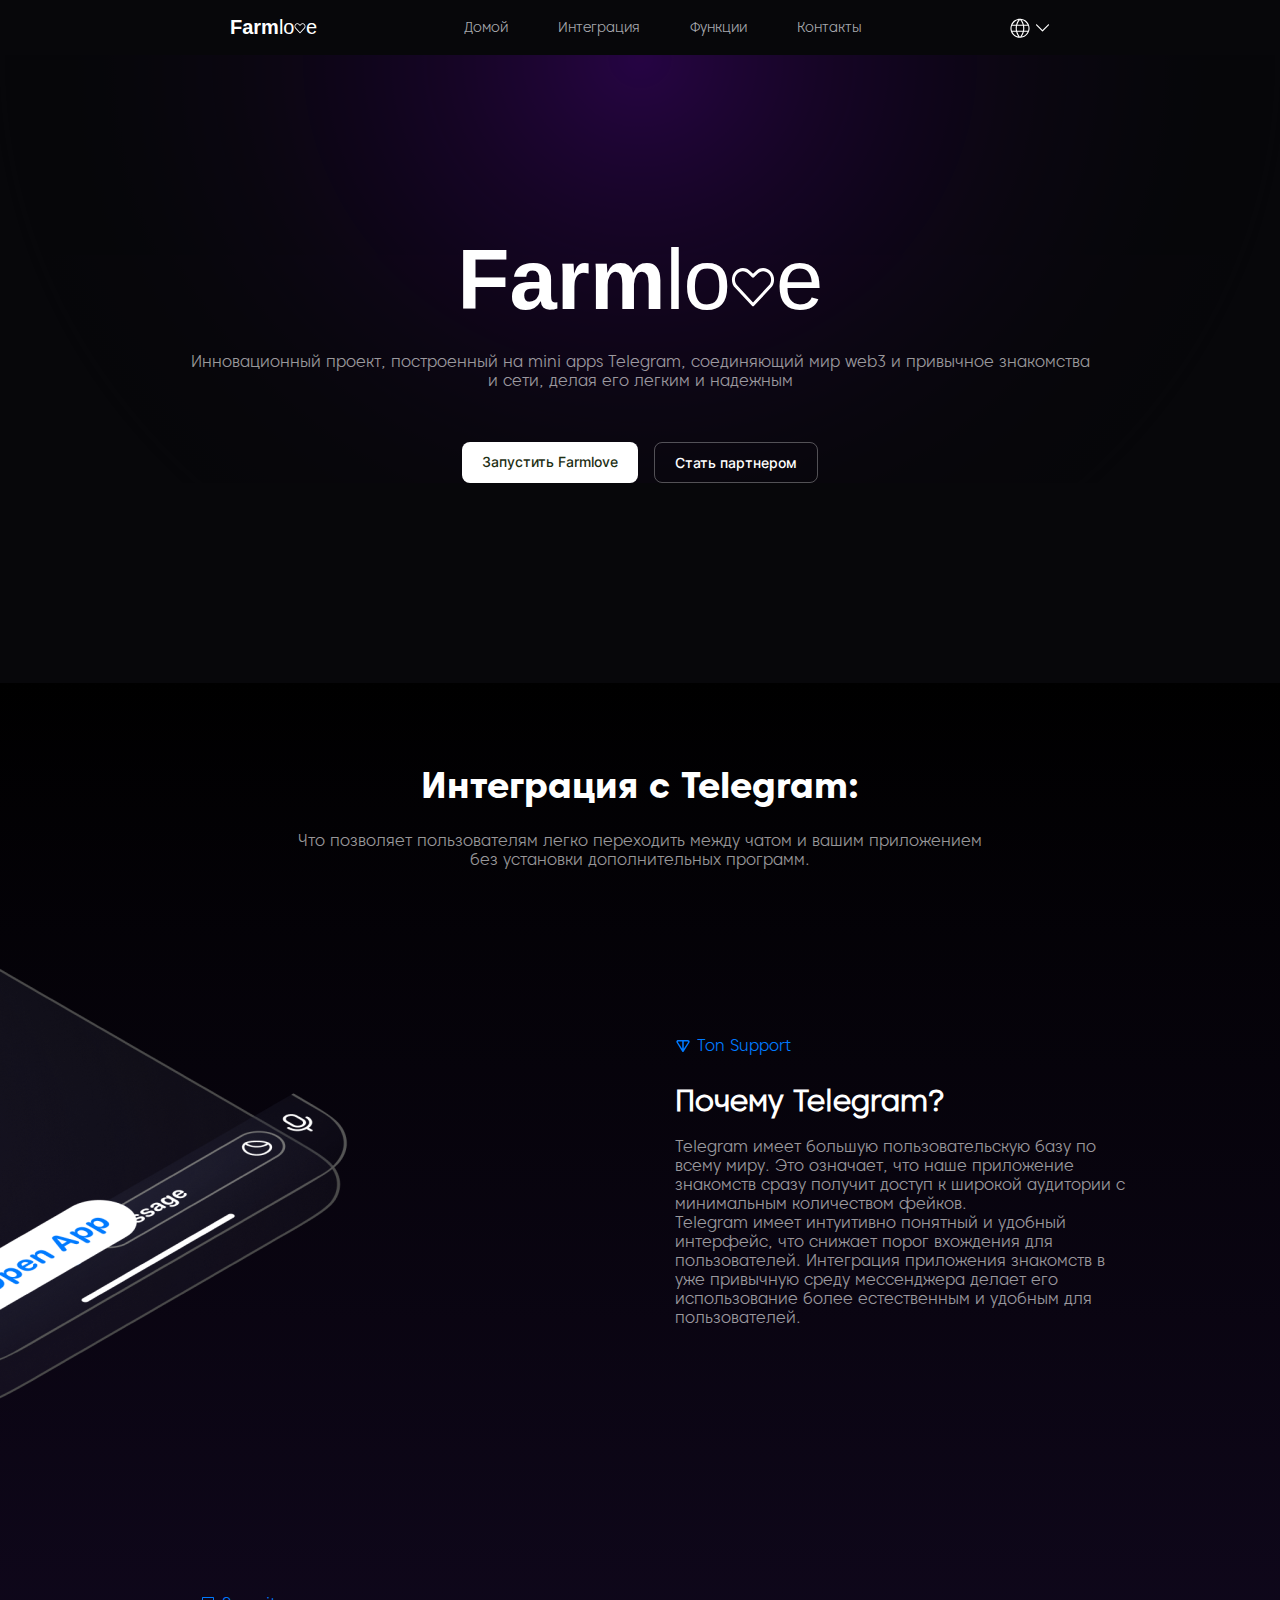
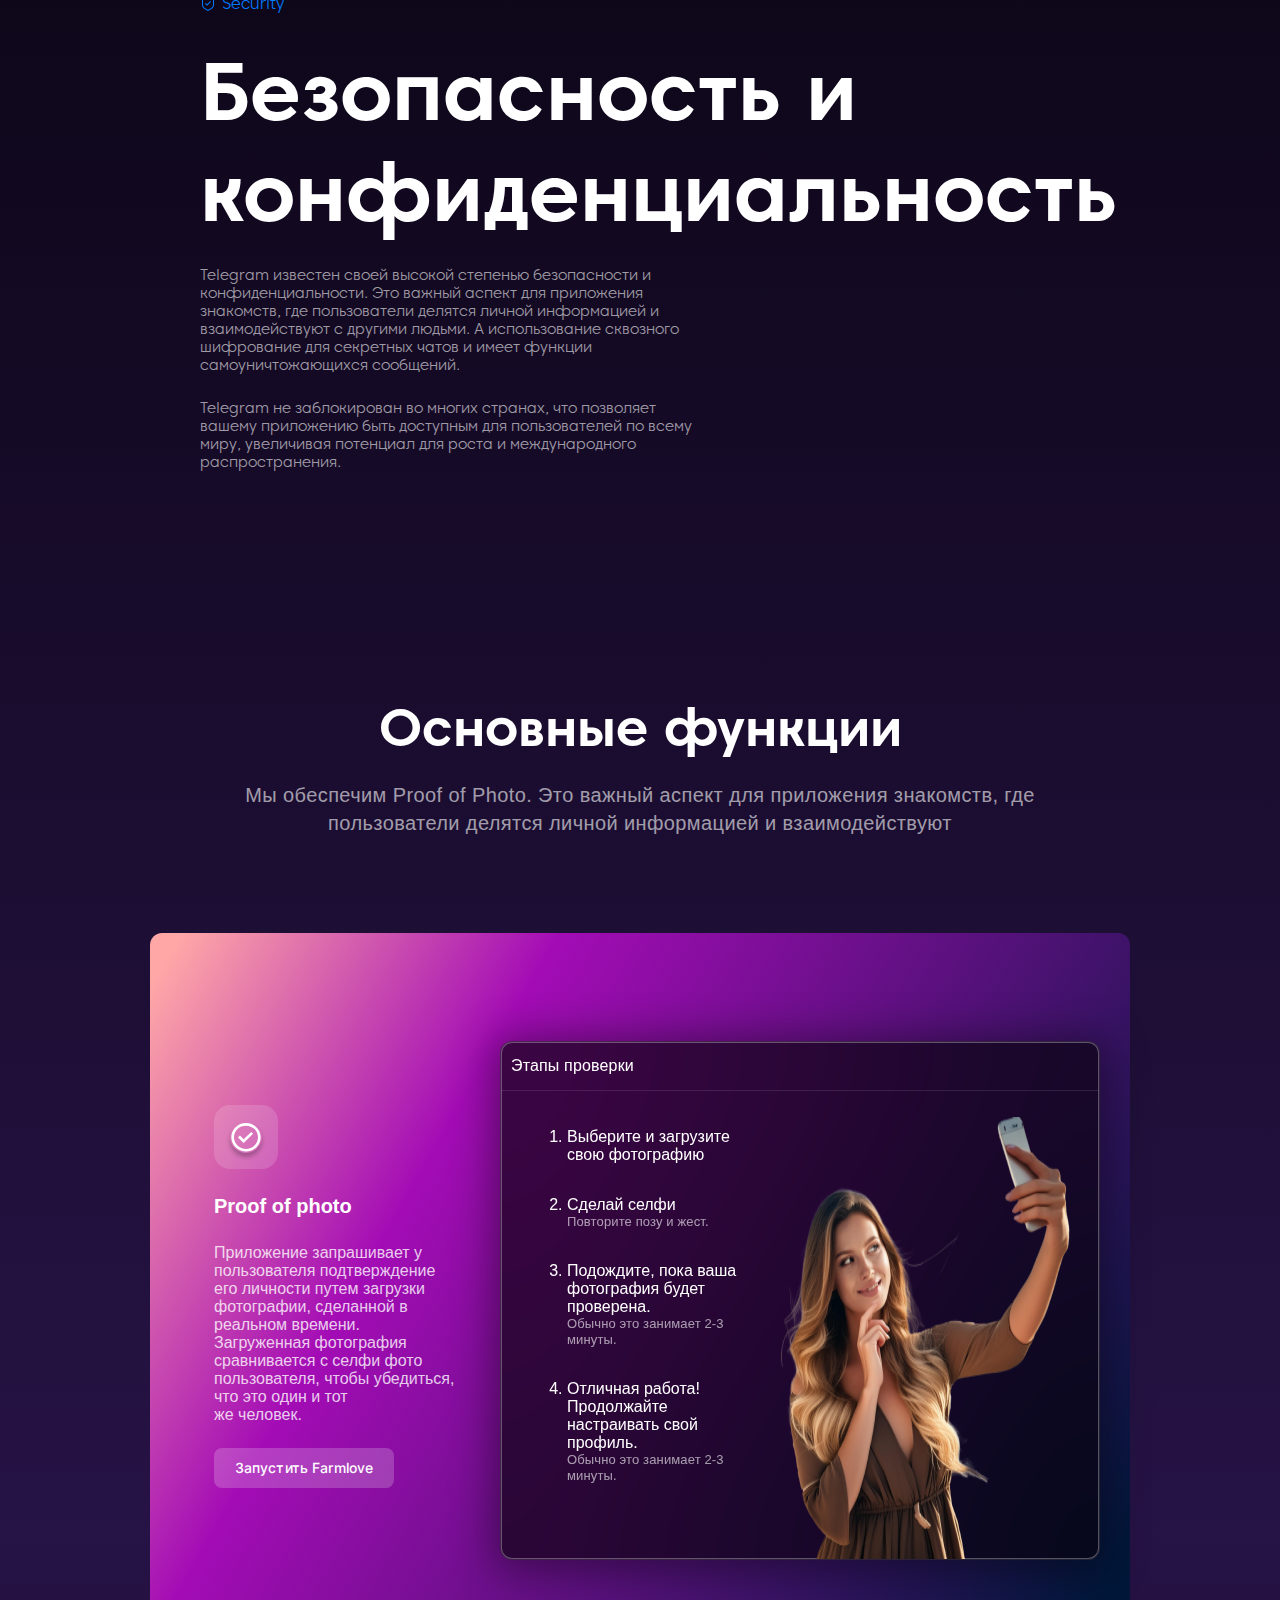
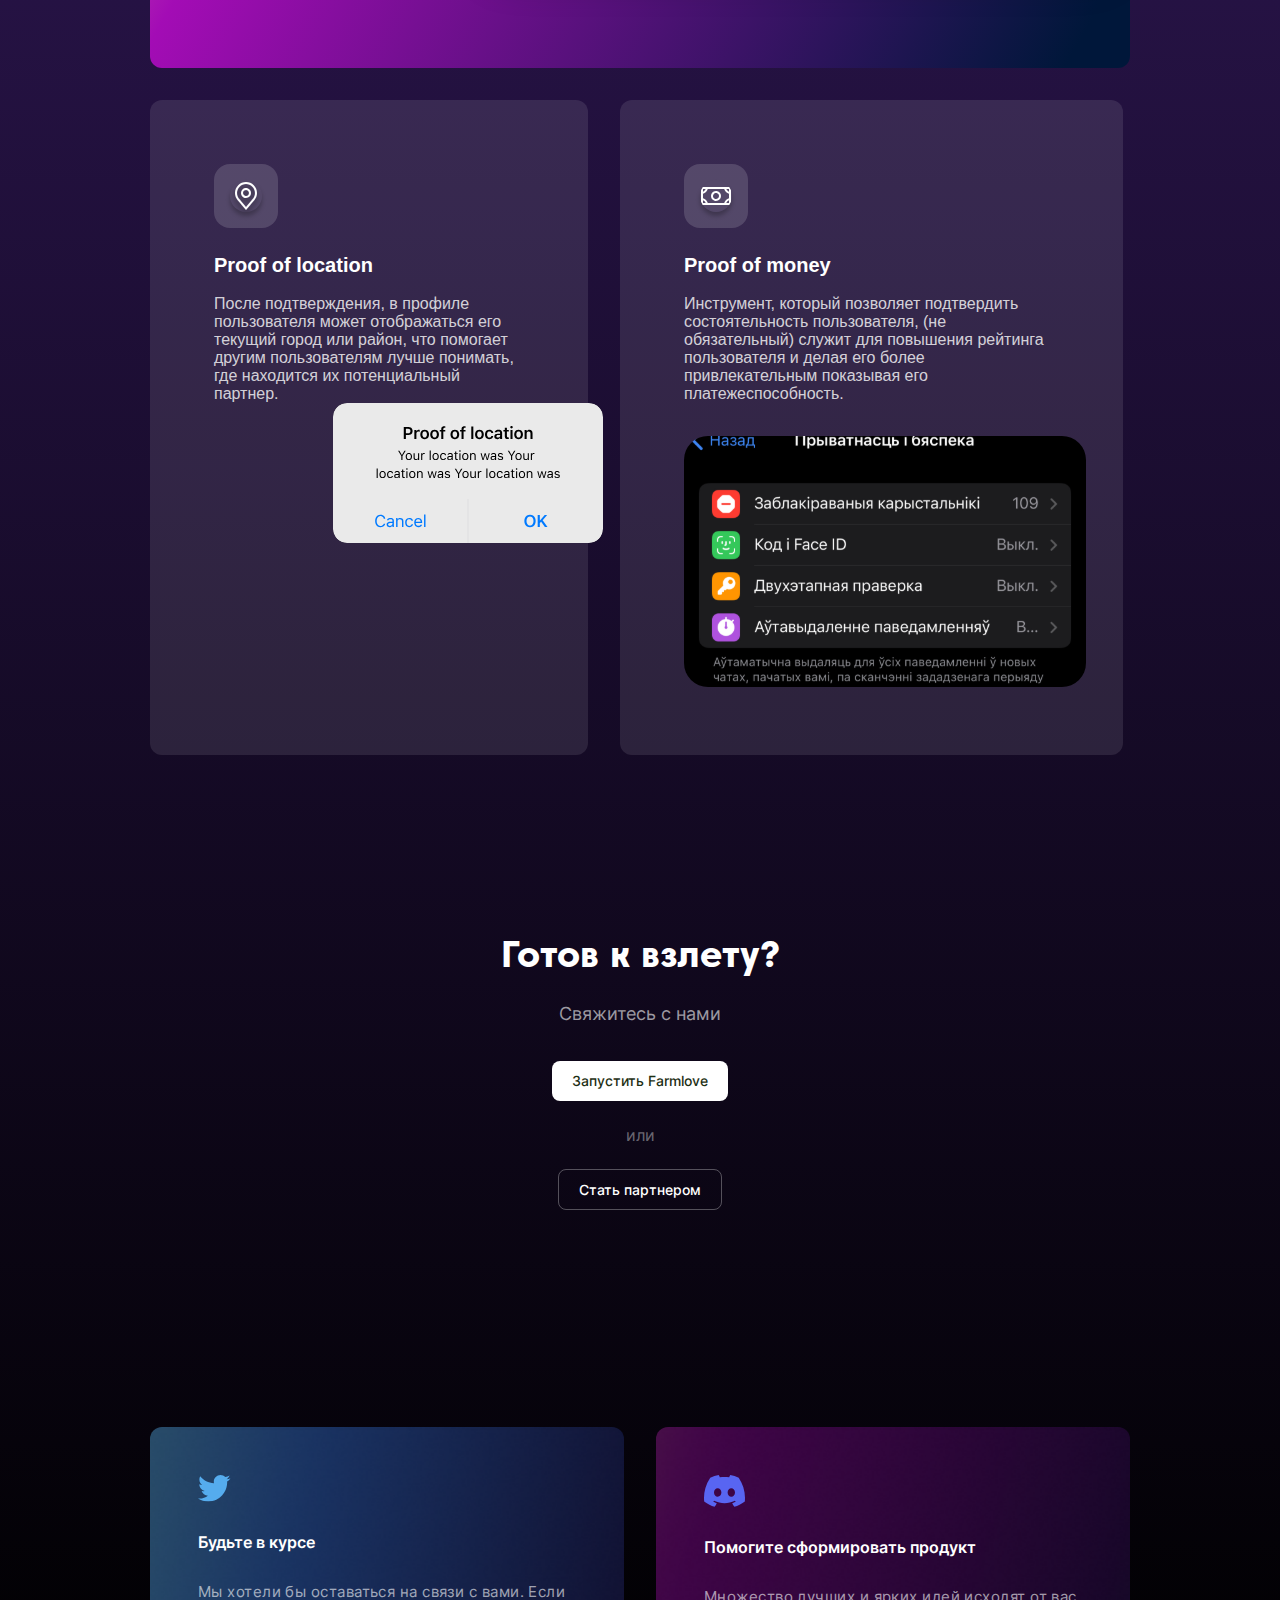
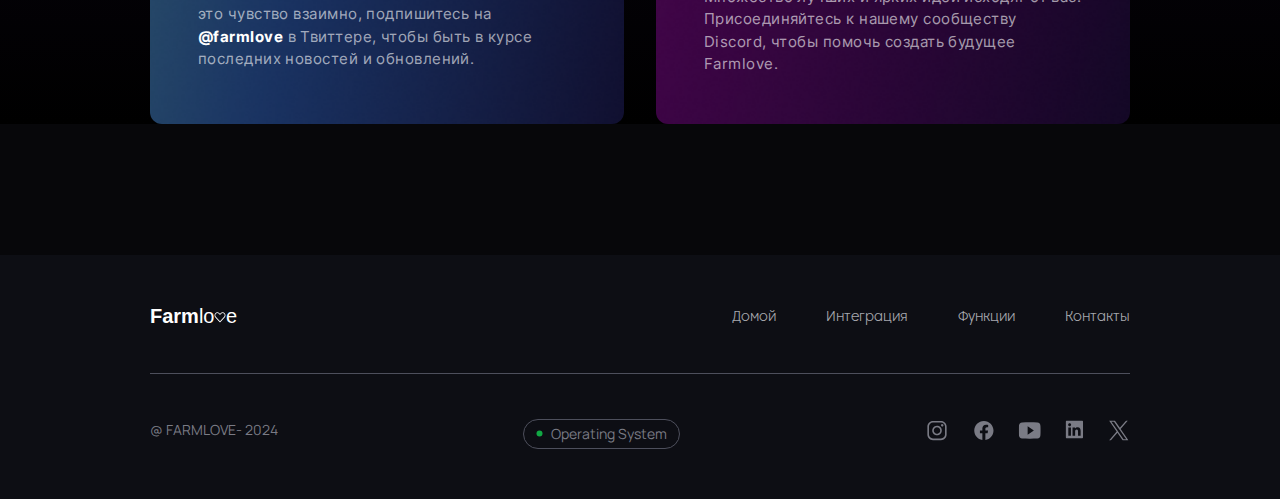
<file: index.html>
<!DOCTYPE html>
<html lang="ru">
<head>
    <meta charset="UTF-8">
    <meta name="viewport" content="width=device-width, initial-scale=1.0">
    <link rel="stylesheet" href="./css/fonts.css">
    <link rel="stylesheet" href="./css/header.css">
    <link rel="stylesheet" href="./css/header__content.css">
    <link rel="stylesheet" href="./css/integration_TG.css">
    <link rel="stylesheet" href="./css/security_privacy.css">
    <link rel="stylesheet" href="./css/main_functions.css">
    <link rel="stylesheet" href="./css/connect.css">
    <link rel="stylesheet" href="./css/useful_links.css">
    <link rel="stylesheet" href="./css/footer.css">
    <link rel="stylesheet" href="./css/main.css">

    <link rel="icon" type="image/png" sizes="96x96" href="./img/favicon/96.svg">
    <meta name="description" content="Инновационный проект, построенный на mini apps Telegram, соединяющий мир web3 и привычное знакомства и сети, делая его легким и надежным">
    <meta name="keywords" content="farmlove, бот телеграм, бот для знакоств, сайт знакомств, крипта, farm love">
    <title>Farmlove</title>
</head>
<body>
    <nav class="nav">
        <div class="container">
            <section class="logo">Farm<span>lo<img class="logo__heart" src="./img/header/nav/heart.svg"alt="heart">e</span></section>
    
            <ul class="nav__list">
                <li class="nav__item"><a href="#home">Домой</a></li>
                <li class="nav__item"><a href="#integration">Интеграция</a></li>
                <li class="nav__item"><a href="#Features">Функции</a></li>
                <li class="nav__item"><a href="#Contact">Контакты</a></li>
            </ul>
            
            <section class="language">
                <img src="./img/header/nav/language_globe.svg" alt="Change language">
                <img src="./img/header/nav/language_CaretDown.svg" class="language__change" alt="Change language">
                <ul class="language__list none">
                    <li class="language__item"><a href="./index.html"><img src="./img/header/nav/lang/lang__ru.png" alt="ru"><span>Русский</span></a></li>
                    <li class="language__item"><a href="./engVersion.html"><img src="./img/header/nav/lang/lang__en.png" alt="en"><span>Английский</span></a></li>
                </ul>
            </section>

            <section class="nav__mobile">
                <button class="nav__mobile__btn">
                    <img class="nav__mobile__open" src="./img/header/nav/menu.svg" alt="Открыть меню">
                </button>
                <article class="menu menu--close">
                    <button class="nav__mobile__btn nav__mobile__close"></button>
                    <ul class="nav__mobile__list nav__mobile__list--close">
                        <li class="nav__mobile__item"><a href="#home">Домой</a></li>
                        <li class="nav__mobile__item"><a href="#integration">Интеграция</a></li>
                        <li class="nav__mobile__item"><a href="#Features">Функции</a></li>
                        <li class="nav__mobile__item"><a href="#Contact">Контакты</a></li>
                        <li class="nav__mobile__item_language">
                            <button class="nav__mobile__item_language__btn">Язык</button>
                            <ul class="nav__mobile__language">
                                <li class="language__item"><a href="./index.html"><img src="./img/header/nav/lang/lang__ru.png" alt="ru"><span>Русский</span></a></li>
                                <li class="language__item"><a href="./engVersion.html"><img src="./img/header/nav/lang/lang__en.png" alt="en"><span>Английский</span></a></li>
                            </ul>
                        </li>
                    </ul>
                </article>
                <article class="overlay_mobile"></article>
            </section>
        </div>
    </nav>
    <header class="header" id="home">
        <div class="container">
            <section class="header__content">
                <h1 class="title-1">Farm<span>lo<img class="logo__heart" src="./img/header/nav/heart.svg"alt="heart">e</span></h1>
                <p class="header__content_text">Инновационный проект, построенный на mini apps Telegram, соединяющий мир web3 и привычное знакомства и сети, делая его легким и надежным</p>
                <div class="header__content_btns">
                    <a href="https://web.telegram.org/k/#@farmlove_bot" class="btn">Запустить Farmlove</a>
                    <a href="#" class="btn btn__transparent">Стать партнером</a>
                </div>
            </section>
        </div>
    </header>
    <main class="main">
        <div class="container">
            <section class="integration_TG" id="integration">
                <h4 class="title-4">Интеграция с Telegram:</h4>
                <p class="integration_TG__text">Что позволяет пользователям легко переходить между чатом и вашим приложением без установки дополнительных программ.</p>
                <div class="integration_TG__row">
                    <section class="integration_TG__block_phone">
                        <img src="./img/main/integration_TG/phone.png" alt="phone">
                    </section>
                    <section class="integration_TG__block_info">
                        <section class="tg">
                            <img class="token_ton" src="./img/main/integration_TG/token_ton.svg" alt="token ton">
                            <span>Ton Support</span>
                        </section>
                        <p class="integration_TG__block_info__title">Почему Telegram?</p>
                        <p class="integration_TG__block_info__text">Telegram имеет большую пользовательскую базу по всему миру. Это означает, что наше приложение знакомств сразу получит доступ к широкой аудитории с минимальным количеством фейков.</p>
                        <p class="integration_TG__block_info__text">Telegram имеет интуитивно понятный и удобный интерфейс, что снижает порог вхождения для пользователей. Интеграция приложения знакомств в уже привычную среду мессенджера делает его использование более естественным и удобным для пользователей.</p>
                    </section>
                </div>
            </section>

            <section class="security_privacy">
                <section class="tg">
                    <img class="token_ton" src="./img/main/integration_TG/carbon_security.svg" alt="carbon security">
                    <span>Security</span>
                </section>
                <h2 class="title-2">Безопасность и конфиденциальность</h2>
                <p class="security_privacy__text">Telegram известен своей высокой степенью безопасности и конфиденциальности. Это важный аспект для приложения знакомств, где пользователи делятся личной информацией и взаимодействуют с другими людьми. А использование сквозного шифрование для секретных чатов и имеет функции самоуничтожающихся сообщений.</p>
                <p class="security_privacy__text">Telegram не заблокирован во многих странах, что позволяет вашему приложению быть доступным для пользователей по всему миру, увеличивая потенциал для роста и международного распространения.</p>
            </section>

            <section class="main_functions" id="Features">
                <h3 class="title-3">Основные функции</h3>
                <p class="main_functions__text">Мы обеспечим Proof of Photo. Это важный аспект для приложения знакомств, где пользователи делятся личной информацией и взаимодействуют</p>

                <div class="main_functions__proof">
                    <section class="main_functions__proof_photo">
                        <section class="main_functions__proof_photo_info">
                            <div class="main_functions__proof_svg">
                                <img src="./img/main/main__funtions/proof_of_photo.svg" alt="proof of photo">
                            </div>
                            <p class="main_functions__proof__title">Proof of photo</p>
                            <p class="main_functions__proof__text">Приложение запрашивает у пользователя подтверждение его личности путем загрузки фотографии, сделанной в реальном времени. Загруженная фотография сравнивается с селфи фото пользователя, чтобы убедиться, что это один и тот <br>же человек.</p>
                            <a href="https://web.telegram.org/k/#@farmlove_bot" class="btn main_functions__proof_photo_info__btn">Запустить Farmlove</a>
                        </section>
                        <section class="main_functions__steps_verification">
                            <p class="main_functions__steps_verification__title">Этапы проверки</p>
                            <div class="main_functions__steps_verification__row">
    
                                <ol class="main_functions__steps_verification__list">
                                    <li class="main_functions__steps_verification__items">
                                        <span>Выберите и загрузите свою фотографию</span>
                                    </li>
                                    <li class="main_functions__steps_verification__items">
                                        <span>Сделай селфи</span>
                                        <p>Повторите позу и жест.</p>
                                    </li>
                                    <li class="main_functions__steps_verification__items">
                                        <span>Подождите, пока ваша фотография будет проверена.</span>
                                        <p>Обычно это занимает 2-3 минуты.</p>
                                    </li>
                                    <li class="main_functions__steps_verification__items">
                                        <span>Отличная работа!<br>Продолжайте настраивать свой профиль.</span>
                                        <p>Обычно это занимает 2-3 минуты.</p>
                                    </li>
                                </ol>
                                <img class="" src="./img/main/main__funtions/steps_of_verification.png" alt="women">
    
                            </div>
                        </section>
                    </section>

                    <section class="main_functions__proof_location">
                        <div class="main_functions__proof_svg">
                            <img src="./img/main/main__funtions/proof_locationsvg.svg" alt="proof location">
                        </div>
                        <p class="main_functions__proof__title">Proof of location</p>
                        <p class="main_functions__proof__text">После подтверждения, в профиле пользователя может отображаться его текущий город или район, что помогает другим пользователям лучше понимать, где находится их потенциальный партнер.</p>
                        <img class="main_functions__proof_location__photo" src="./img/main/main__funtions/proof_location_photo.svg" alt="">
                    </section>

                    <section class="main_functions__proof_money">
                        <div class="main_functions__proof_svg">
                            <img src="./img/main/main__funtions/proof_money.svg" alt="proof money">
                        </div>
                        <p class="main_functions__proof__title">Proof of money</p>
                        <p class="main_functions__proof__text">Инструмент, который позволяет подтвердить состоятельность пользователя, (не обязательный) служит для повышения рейтинга пользователя и делая его более привлекательным показывая его платежеспособность.</p>
                        <div class="main_functions__proof_money__photo">
                            <img src="./img/main/main__funtions/proof_money_photo.svg" alt="">
                        </div>
                    </section>
                </div>
            </section>

            <section class="connect">
                <h4 class="title-4 connect__title">Готов к взлету?</h4>
                <p class="conntect__text">Свяжитесь с нами</p>
                <a href="https://web.telegram.org/k/#@farmlove_bot" class="btn">Запустить Farmlove</a>
                <p class="connect__or">или</p>
                <a href="#" class="btn btn__transparent">Стать партнером</a>
            </section>

            <section class="useful_links" id="Contact">
                <a href="#" class="useful_links__twitter useful_links__block">
                    <img class="useful_links__img" src="./img/main/useful_links/Twitter.svg" alt="Перейти в Twitter">
                    <p class="useful_links__title">Будьте в курсе</p>
                    <p class="useful_links__text">Мы хотели бы оставаться на связи с вами. Если это чувство взаимно, подпишитесь на <span>@farmlove</span> в Твиттере, чтобы быть в курсе последних новостей и обновлений.</p>
                </a>
                <a href="#" class="useful_links__discord useful_links__block">
                    <img class="useful_links__img" src="./img/main/useful_links/Discord.svg" alt="Перейти в Discord">
                    <p class="useful_links__title">Помогите сформировать продукт</p>
                    <p class="useful_links__text">Множество лучших и ярких идей исходят от вас. Присоединяйтесь к нашему сообществу Discord, чтобы помочь создать будущее Farmlove.</p>
                </a>
            </section>
        </div>
    </main>
    <footer class="footer">
        <div class="container">
            <section class="footer__top">
                <section class="logo">Farm<span>lo<img class="logo__heart" src="./img/header/nav/heart.svg"alt="heart">e</span></section>
                <ul class="nav__list">
                    <li class="nav__item"><a href="#home">Домой</a></li>
                    <li class="nav__item"><a href="#integration">Интеграция</a></li>
                    <li class="nav__item"><a href="#Features">Функции</a></li>
                    <li class="nav__item"><a href="#Contact">Контакты</a></li>
                </ul>
            </section>
            <section class="footer__bottom">
                <p class="footer__copyright">@ FARMLOVE- 2024</p>   
                <div class="footer__operating_system">
                    <img src="./img/footer/yes.svg" alt="Приложение работает">
                    <span>Operating System</span>
                </div>
                <ul class="footer__soc">
                    <li class="footer__soc_item"><a href="#"><img src="./img/footer/instagram.svg" alt="Перейти в Instagram"></a></li>
                    <li class="footer__soc_item"><a href="#"><img src="./img/footer/facebook.svg" alt="Перейти в Facebook"></a></li>
                    <li class="footer__soc_item"><a href="#"><img src="./img/footer/youtube.svg" alt="Перейти в YouTube"></a></li>
                    <li class="footer__soc_item"><a href="#"><img src="./img/footer/linkedin.svg" alt="Перейти в LinkedIn"></a></li>
                    <li class="footer__soc_item"><a href="#"><img src="./img/footer/twitter.svg" alt="Перейти в Twitter"></a></li>
                </ul>
            </section>
        </div>
    </footer>

    <script src="./js/main.js"></script>
</body>
</html>
</file>
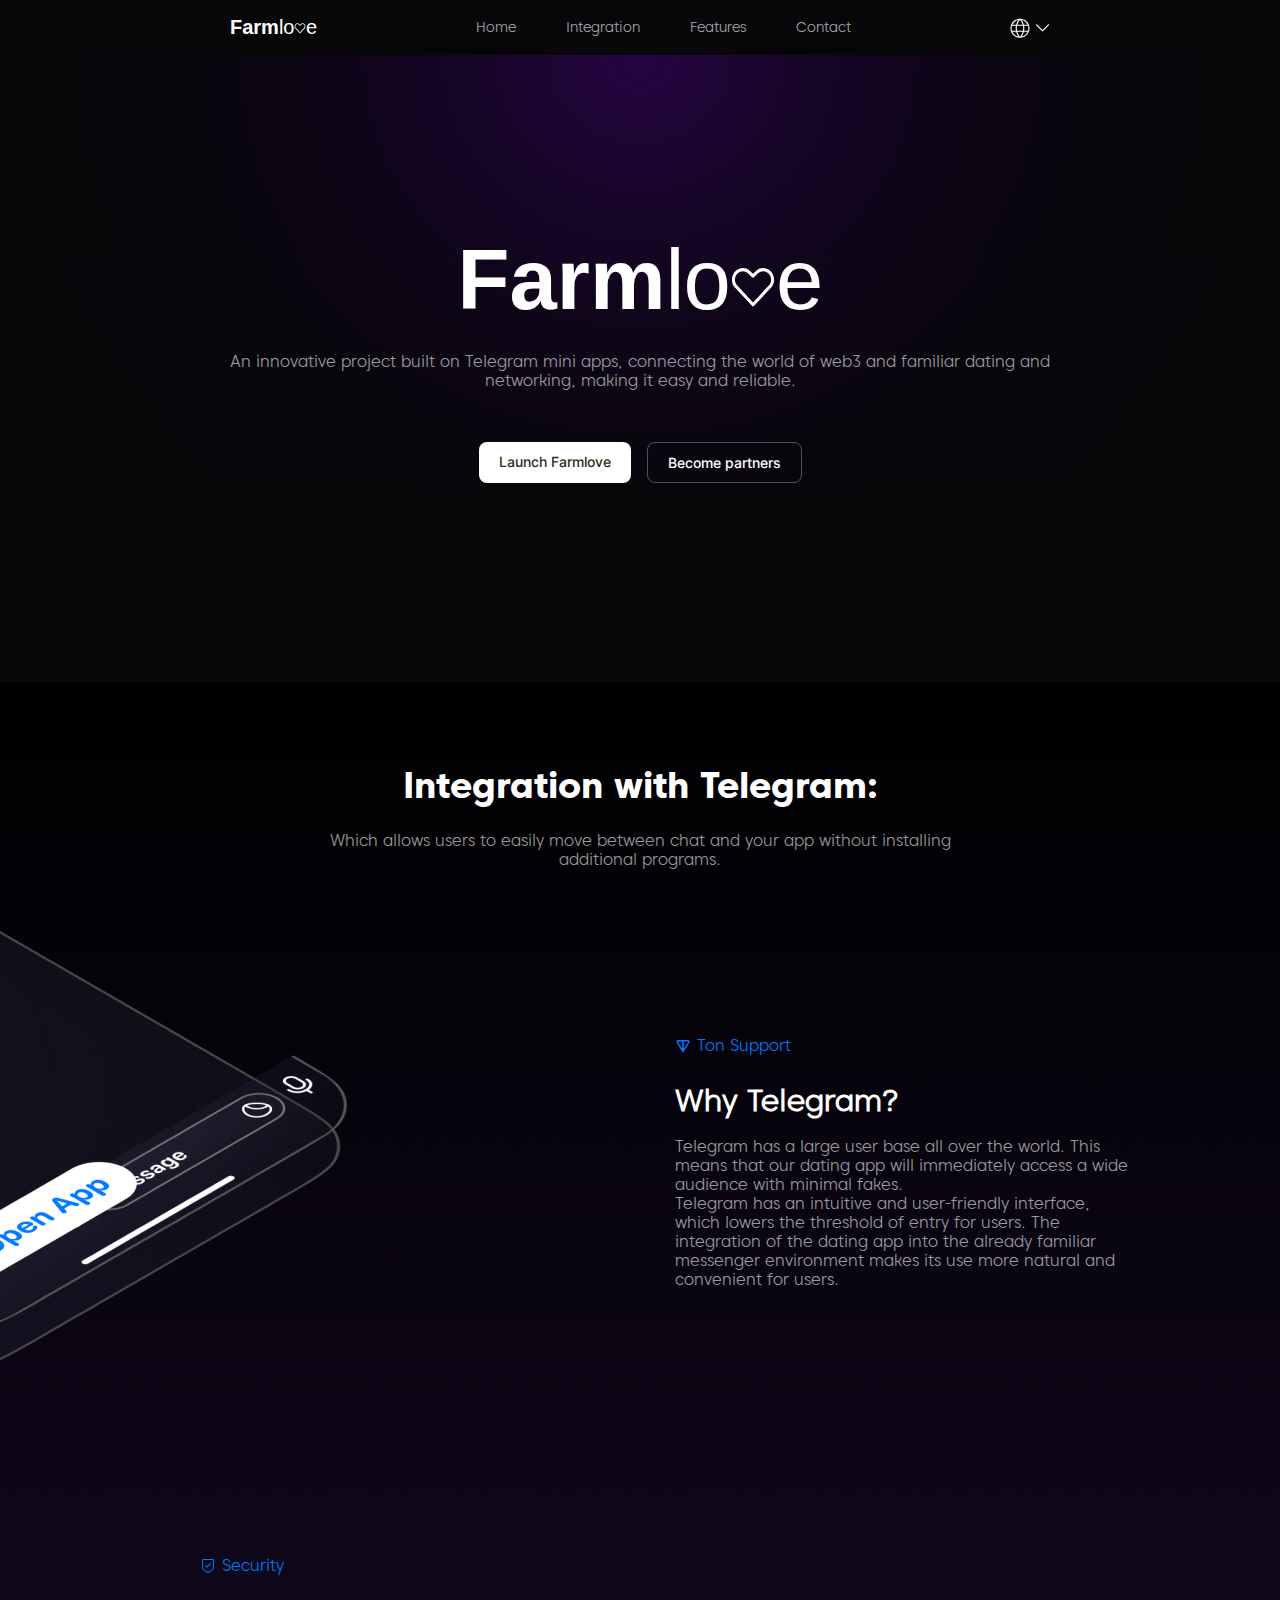
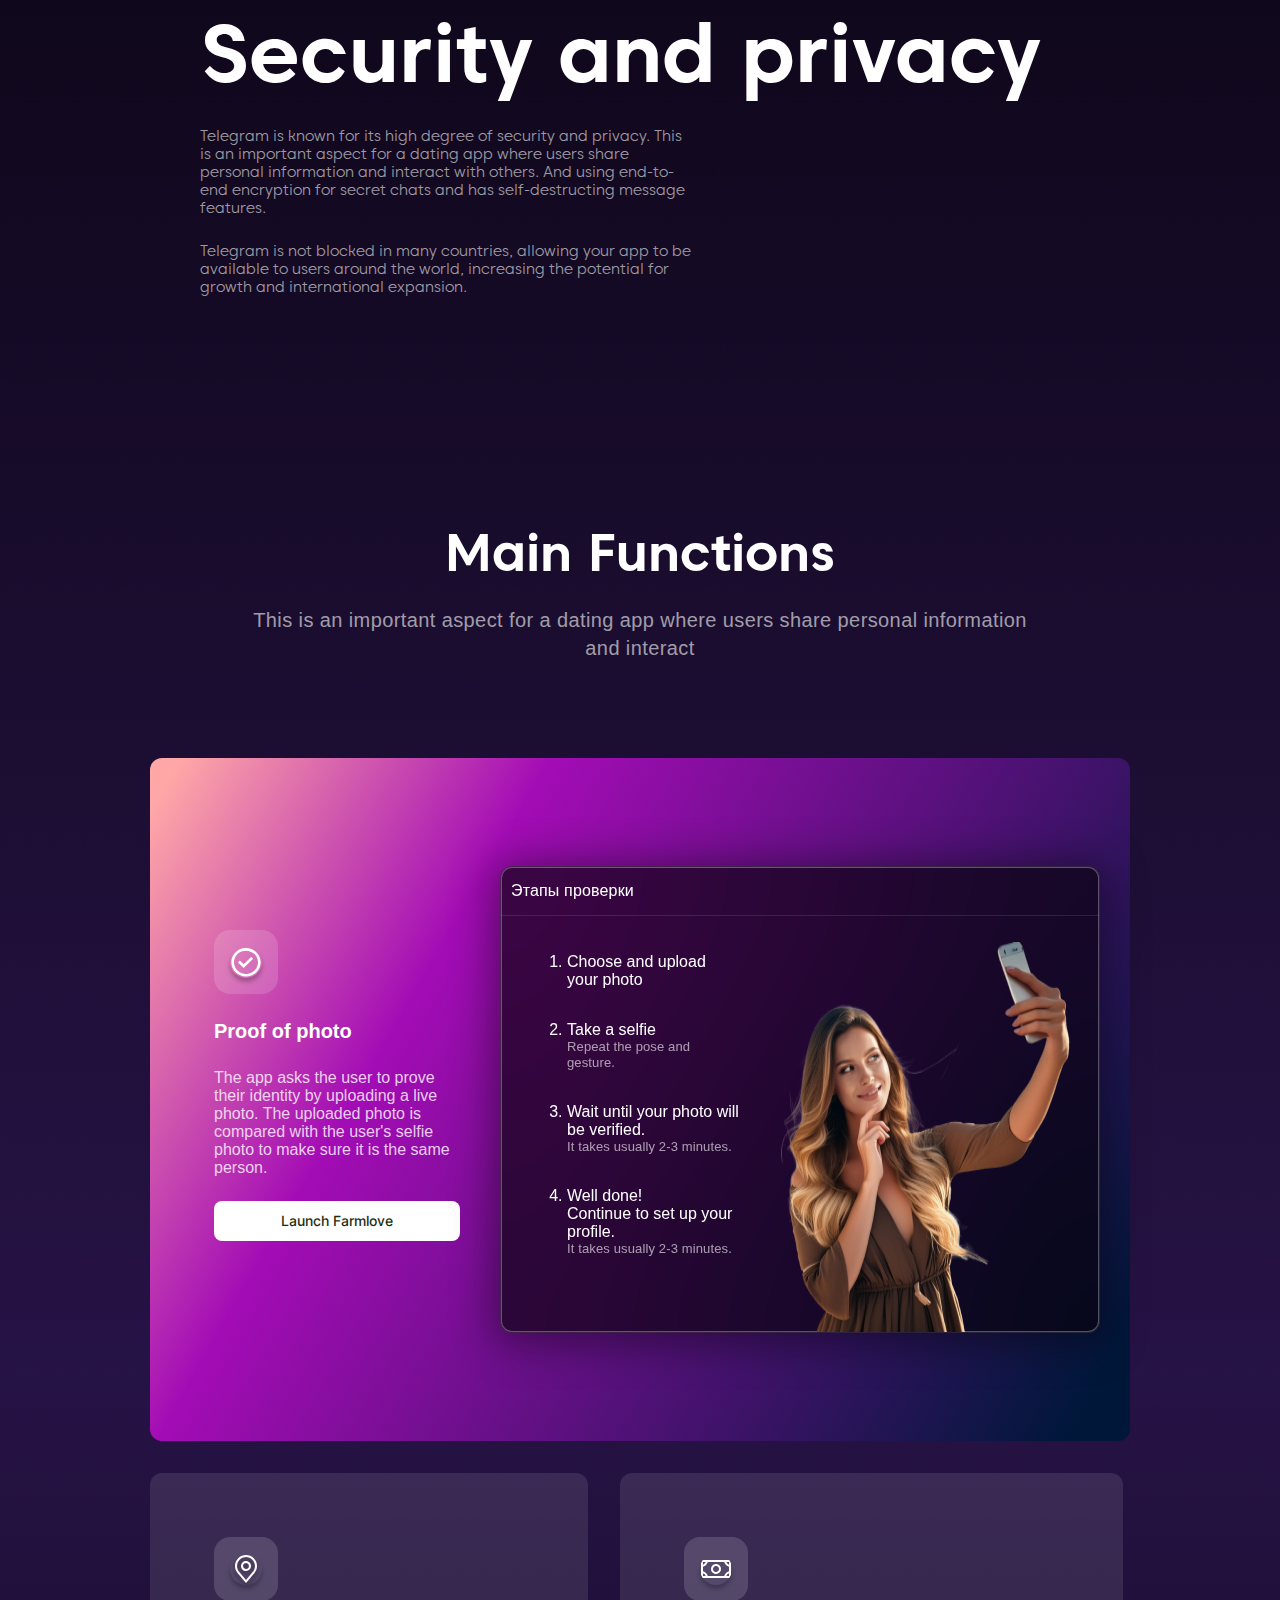
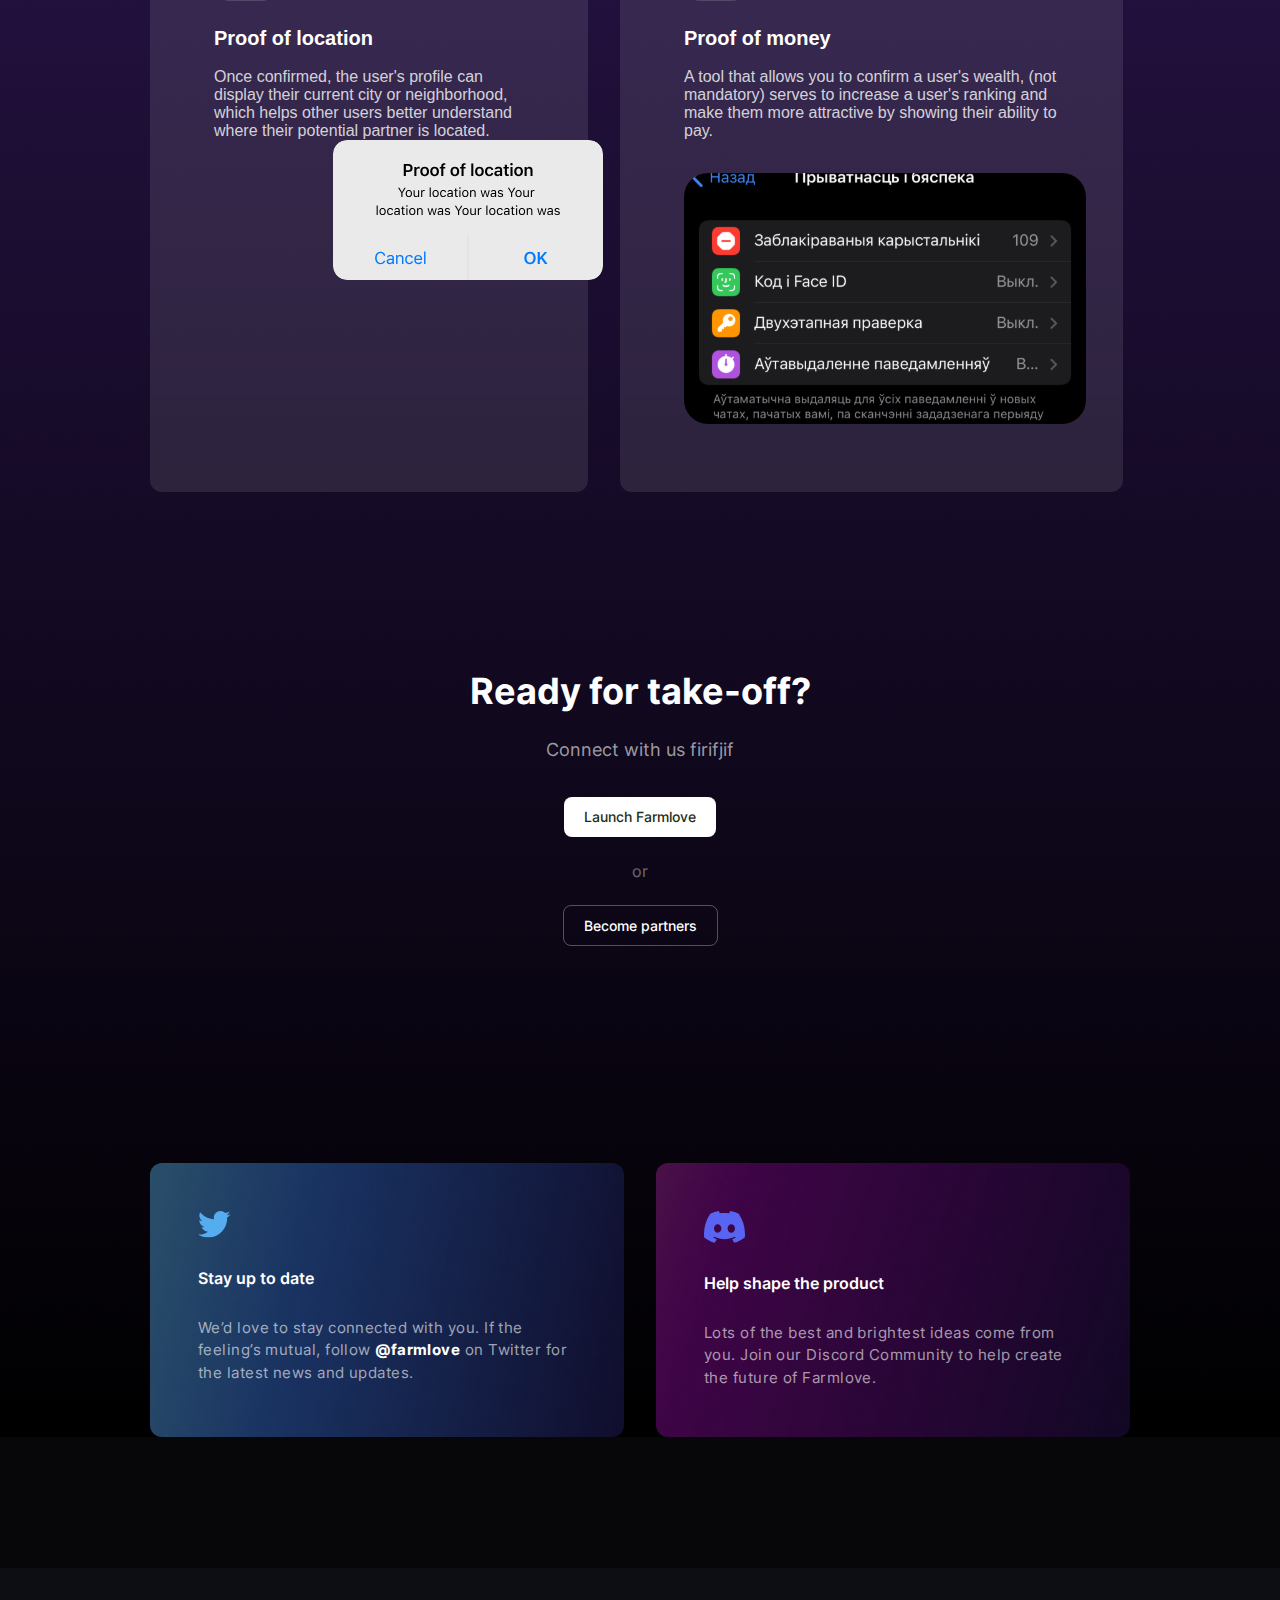
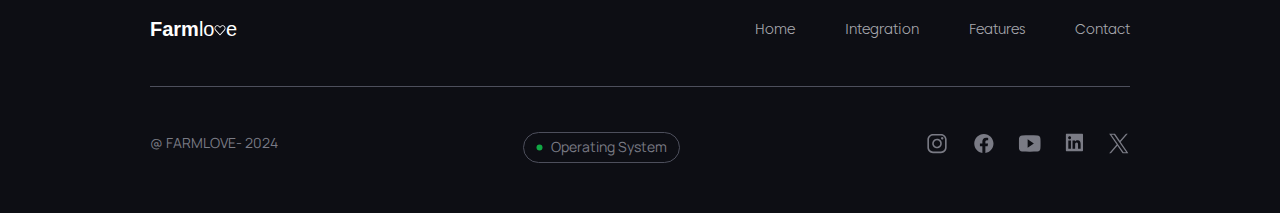
<file: engVersion.html>
<!DOCTYPE html>
<html lang="en">
<head>
    <meta charset="UTF-8">
    <meta name="viewport" content="width=device-width, initial-scale=1.0">
    <link rel="stylesheet" href="./css/main.css">
    <link rel="stylesheet" href="./css/fonts.css">
    <link rel="stylesheet" href="./css/header.css">
    <link rel="stylesheet" href="./css/header__content.css">
    <link rel="stylesheet" href="./css/integration_TG.css">
    <link rel="stylesheet" href="./css/security_privacy.css">
    <link rel="stylesheet" href="./css/main_functions.css">
    <link rel="stylesheet" href="./css/connect.css">
    <link rel="stylesheet" href="./css/useful_links.css">
    <link rel="stylesheet" href="./css/footer.css">

    <link rel="icon" type="image/png" sizes="96x96" href="./img/favicon/96.svg">
    <meta name="description" content="An innovative project built on Telegram mini apps, connecting the world of web3 and familiar dating and networking, making it easy and reliable.">
    <meta name="keywords" content="farmlove, bot tg, bot for  dating, website dating,cryptocurrency, crypt, farm love">
    <title>Farmlove</title>
</head>
<body>
    <nav class="nav">
        <div class="container">
            <section class="logo">Farm<span>lo<img class="logo__heart" src="./img/header/nav/heart.svg"alt="heart">e</span></section>
    
            <ul class="nav__list">
                <li class="nav__item"><a href="#home">Home</a></li>
                <li class="nav__item"><a href="#integration">Integration</a></li>
                <li class="nav__item"><a href="#Features">Features</a></li>
                <li class="nav__item"><a href="#Contact">Contact</a></li>
            </ul>
            
            <section class="language">
                <img src="./img/header/nav/language_globe.svg" alt="Change language">
                <img src="./img/header/nav/language_CaretDown.svg" class="language__change" alt="Change language">
                <ul class="language__list none">
                    <li class="language__item"><a href="./index.html"><img src="./img/header/nav/lang/lang__ru.png" alt="ru"><span>Russian</span></a></li>
                    <li class="language__item"><a href="./engVersion.html"><img src="./img/header/nav/lang/lang__en.png" alt="en"><span>English</span></a></li>
                </ul>
            </section>

            <section class="nav__mobile">
                <button class="nav__mobile__btn">
                    <img class="nav__mobile__open" src="./img/header/nav/menu.svg" alt="Открыть меню">
                </button>
                <article class="menu menu--close">
                    <button class="nav__mobile__btn nav__mobile__close"></button>
                    <ul class="nav__mobile__list nav__mobile__list--close">
                        <li class="nav__mobile__item"><a href="#home">Home</a></li>
                        <li class="nav__mobile__item"><a href="#integration">Integration</a></li>
                        <li class="nav__mobile__item"><a href="#Features">Features</a></li>
                        <li class="nav__mobile__item"><a href="#Contact">Contact</a></li>
                        <li class="nav__mobile__item_language">
                            <button class="nav__mobile__item_language__btn">Language</button>
                            <ul class="nav__mobile__language">
                                <li class="language__item"><a href="./index.html"><img src="./img/header/nav/lang/lang__ru.png" alt="ru"><span>Russian</span></a></li>
                                <li class="language__item"><a href="./engVersion.html"><img src="./img/header/nav/lang/lang__en.png" alt="en"><span>English</span></a></li>
                            </ul>
                        </li>
                    </ul>
                </article>
                <article class="overlay_mobile"></article>
            </section>
        </div>
    </nav>
    <header class="header" id="home">
        <div class="container">
            <section class="header__content">
                <h1 class="title-1">Farm<span>lo<img class="logo__heart" src="./img/header/nav/heart.svg"alt="heart">e</span></h1>
                <p class="header__content_text">An innovative project built on Telegram mini apps, connecting the world of web3 and familiar dating and networking, making it easy and reliable.</p>
                <div class="header__content_btns">
                    <a href="https://web.telegram.org/k/#@farmlove_bot" class="btn">Launch Farmlove</a>
                    <a href="#" class="btn btn__transparent">Become partners</a>
                </div>
            </section>
        </div>
    </header>
    <main class="main">
        <div class="container">
            <section class="integration_TG" id="integration">
                <h4 class="title-4">Integration with Telegram:</h4>
                <p class="integration_TG__text">Which allows users to easily move between chat and your app without installing additional programs.</p>
                <div class="integration_TG__row">
                    <section class="integration_TG__block_phone">
                        <img src="./img/main/integration_TG/phone.png" alt="phone">
                    </section>
                    <section class="integration_TG__block_info">
                        <section class="tg">
                            <img class="token_ton" src="./img/main/integration_TG/token_ton.svg" alt="token ton">
                            <span>Ton Support</span>
                        </section>
                        <p class="integration_TG__block_info__title">Why Telegram?</p>
                        <p class="integration_TG__block_info__text">Telegram has a large user base all over the world. This means that our dating app will immediately access a wide audience with minimal fakes.</p>
                        <p class="integration_TG__block_info__text">Telegram has an intuitive and user-friendly interface, which lowers the threshold of entry for users. The integration of the dating app into the already familiar messenger environment makes its use more natural and convenient for users.</p>
                    </section>
                </div>
            </section>

            <section class="security_privacy">
                <section class="tg">
                    <img class="token_ton" src="./img/main/integration_TG/carbon_security.svg" alt="carbon security">
                    <span>Security</span>
                </section>
                <h2 class="title-2">Security and privacy</h2>
                <p class="security_privacy__text">Telegram is known for its high degree of security and privacy. This is an important aspect for a dating app where users share personal information and interact with others. And using end-to-end encryption for secret chats and has self-destructing message features.</p>
                <p class="security_privacy__text">Telegram is not blocked in many countries, allowing your app to be available to users around the world, increasing the potential for growth and international expansion.</p>
            </section>

            <section class="main_functions" id="Features">
                <h3 class="title-3">Main Functions</h3>
                <p class="main_functions__text">This is an important aspect for a dating app where users share personal information and interact</p>

                <div class="main_functions__proof">
                    <section class="main_functions__proof_photo">
                        <section class="main_functions__proof_photo_info">
                            <div class="main_functions__proof_svg">
                                <img src="./img/main/main__funtions/proof_of_photo.svg" alt="proof of photo">
                            </div>
                            <p class="main_functions__proof__title">Proof of photo</p>
                            <p class="main_functions__proof__text">The app asks the user to prove their identity by uploading a live photo. The uploaded photo is compared with the user's selfie photo to make sure it is the same person.</p>
                            <button class="btn main_functions__proof_photo_info__btn">Launch Farmlove</button>
                        </section>
                        <section class="main_functions__steps_verification">
                            <p class="main_functions__steps_verification__title">Этапы проверки</p>
                            <div class="main_functions__steps_verification__row">
    
                                <ol class="main_functions__steps_verification__list">
                                    <li class="main_functions__steps_verification__items">
                                        <span>Choose and upload your photo</span>
                                    </li>
                                    <li class="main_functions__steps_verification__items">
                                        <span>Take a selfie</span>
                                        <p>Repeat the pose and gesture.</p>
                                    </li>
                                    <li class="main_functions__steps_verification__items">
                                        <span>Wait until your photo will be verified.</span>
                                        <p>It takes usually 2-3 minutes.</p>
                                    </li>
                                    <li class="main_functions__steps_verification__items">
                                        <span>Well done!<br>Continue to set up your profile.</span>
                                        <p>It takes usually 2-3 minutes.</p>
                                    </li>
                                </ol>
                                <img class="" src="./img/main/main__funtions/steps_of_verification.png" alt="women">
    
                            </div>
                        </section>
                    </section>

                    <section class="main_functions__proof_location">
                        <div class="main_functions__proof_svg">
                            <img src="./img/main/main__funtions/proof_locationsvg.svg" alt="proof location">
                        </div>
                        <p class="main_functions__proof__title">Proof of location</p>
                        <p class="main_functions__proof__text">Once confirmed, the user's profile can display their current city or neighborhood, which helps other users better understand where their potential partner is located.</p>
                        <img class="main_functions__proof_location__photo" src="./img/main/main__funtions/proof_location_photo.svg" alt="">
                    </section>

                    <section class="main_functions__proof_money">
                        <div class="main_functions__proof_svg">
                            <img src="./img/main/main__funtions/proof_money.svg" alt="proof money">
                        </div>
                        <p class="main_functions__proof__title">Proof of money</p>
                        <p class="main_functions__proof__text">A tool that allows you to confirm a user's wealth, (not mandatory) serves to increase a user's ranking and make them more attractive by showing their ability to pay.</p>
                        <div class="main_functions__proof_money__photo">
                            <img src="./img/main/main__funtions/proof_money_photo.svg" alt="">
                        </div>
                    </section>
                </div>
            </section>

            <section class="connect">
                <h4 class="title-4 connect__title">Ready for take-off?</h4>
                <p class="conntect__text">Connect with us firifjif</p>
                <a href="https://web.telegram.org/k/#@farmlove_bot" class="btn">Launch Farmlove</a>
                <p class="connect__or">or</p>
                <a href="#" class="btn btn__transparent">Become partners</a>
            </section>

            <section class="useful_links" id="Contact">
                <a href="#" class="useful_links__twitter useful_links__block">
                    <img class="useful_links__img" src="./img/main/useful_links/Twitter.svg" alt="Перейти в Twitter">
                    <p class="useful_links__title">Stay up to date</p>
                    <p class="useful_links__text">We’d love to stay connected with you. If the feeling’s mutual, follow <span>@farmlove</span> on Twitter for the latest news and updates.</p>
                </a>
                <a href="#" class="useful_links__discord useful_links__block">
                    <img class="useful_links__img" src="./img/main/useful_links/Discord.svg" alt="Перейти в Discord">
                    <p class="useful_links__title">Help shape the product</p>
                    <p class="useful_links__text">Lots of the best and brightest ideas come from you. Join our
                        Discord Community to help create the future of Farmlove.</p>
                </a>
            </section>
        </div>
    </main>
    <footer class="footer">
        <div class="container">
            <section class="footer__top">
                <section class="logo">Farm<span>lo<img class="logo__heart" src="./img/header/nav/heart.svg"alt="heart">e</span></section>
                <ul class="nav__list">
                    <li class="nav__item"><a href="#home">Home</a></li>
                    <li class="nav__item"><a href="#integration">Integration</a></li>
                    <li class="nav__item"><a href="#Features">Features</a></li>
                    <li class="nav__item"><a href="#Contact">Contact</a></li>
                </ul>
            </section>
            <section class="footer__bottom">
                <p class="footer__copyright">@ FARMLOVE- 2024</p>   
                <div class="footer__operating_system">
                    <img src="./img/footer/yes.svg" alt="Приложение работает">
                    <span>Operating System</span>
                </div>
                <ul class="footer__soc">
                    <li class="footer__soc_item"><a href="#"><img src="./img/footer/instagram.svg" alt="Перейти в Instagram"></a></li>
                    <li class="footer__soc_item"><a href="#"><img src="./img/footer/facebook.svg" alt="Перейти в Facebook"></a></li>
                    <li class="footer__soc_item"><a href="#"><img src="./img/footer/youtube.svg" alt="Перейти в YouTube"></a></li>
                    <li class="footer__soc_item"><a href="#"><img src="./img/footer/linkedin.svg" alt="Перейти в LinkedIn"></a></li>
                    <li class="footer__soc_item"><a href="#"><img src="./img/footer/twitter.svg" alt="Перейти в Twitter"></a></li>
                </ul>
            </section>
        </div>
    </footer>

    <script src="./js/main.js"></script>
</body>
</html>
</file>
<file: css/fonts.css>
@font-face {
    font-family: "Caros-Bold"; 
    src: url("../fonts/cretype\ \ Caros\ Bold.otf") format("truetype"); 
    font-style: normal; 
    font-weight: normal; 
}

@font-face {
    font-family: "Caros-ExtraBold"; 
    src: url("../fonts/cretype\ \ Caros\ ExtraBold.otf") format("truetype"); 
    font-style: normal; 
    font-weight: normal; 
} 

@font-face {
    font-family: "Caros-Light"; 
    src: url("../fonts/cretype\ \ Caros\ Light.otf") format("truetype"); 
    font-style: normal; 
    font-weight: normal; 
} 

@font-face {
    font-family: "Caros-Medium"; 
    src: url("../fonts/cretype\ \ Caros\ Medium.otf") format("truetype"); 
    font-style: normal; 
    font-weight: normal; 
} 

@font-face {
    font-family: "Inter-Bold"; 
    src: url("../fonts/Inter-Bold.ttf") format("truetype"); 
    font-style: normal; 
    font-weight: normal; 
} 

@font-face {
    font-family: "Inter-Medium"; 
    src: url("../fonts/Inter-Medium.ttf") format("truetype"); 
    font-style: normal; 
    font-weight: normal; 
} 

@font-face {
    font-family: "Inter-Regular"; 
    src: url("../fonts/Inter-Regular.ttf") format("truetype"); 
    font-style: normal; 
    font-weight: normal; 
} 

@font-face {
    font-family: "Inter-SemiBold"; 
    src: url("../fonts/Inter-SemiBold.ttf") format("truetype"); 
    font-style: normal; 
    font-weight: normal; 
} 

@font-face {
    font-family: "Manrope-Regular"; 
    src: url("../fonts/Manrope-Regular.ttf") format("truetype"); 
    font-style: normal; 
    font-weight: normal; 
} 

@font-face {
    font-family: "NunitoSans-SemiBold"; 
    src: url("../fonts/NunitoSans_7pt-SemiBold.ttf") format("truetype"); 
    font-style: normal; 
    font-weight: normal; 
} 

@font-face {
    font-family: "Plein-Variable"; 
    src: url("../fonts/Plein-Variable.ttf") format("truetype"); 
    font-style: normal; 
    font-weight: normal; 
} 

@font-face {
    font-family: "SF-Regular"; 
    src: url("../fonts/SF-Pro-Display-Regular.otf") format("truetype"); 
    font-style: normal; 
    font-weight: normal; 
}
</file>
<file: css/header.css>
.header  {
    background: url('../img/header/content/Glow.svg') center center no-repeat;
}

.nav {
    margin: 0 auto;
    position: sticky;
    top: 0;
    z-index: 10;
    background-color: #07070a;
}

.nav .container {
    box-sizing: border-box;
    padding: 16px 80px;
    display: flex;
    justify-content: space-between;
    align-items: center;

    background-color: #07070a;
}

.logo {
    font-family: "Plein Variable", sans-serif;
    font-weight: 700;
    font-size: 20px;
}

.logo span, .title-1 span {
    font-weight: 300;
    letter-spacing: -0.01em;
}

.nav__list {
    display: flex;
    column-gap: 50px;
}

.nav__item a {
    font-size: 14px;
    line-height: 160%;
    color: #a6a7ad;
    transition: all 0.3s ease;

}

.language {
    position: relative;
    display: flex;
    align-items: center;
    column-gap: 5.4px;
    cursor: pointer;
    transition: all 1s ease;
}

.language__list {
    max-width: 130px;
    position: absolute;
    top: 30px;
    left: 18px;

    border-radius: 10px;

    background-color: #fff;
}

.language__item {
    transition: all 0.5s ease;
}

.language__item a {
    padding: 7px;
    display: flex;
    gap: 4px;
    transition: all 0.3s ease;

    font-size: 14px;
    font-family: 'Inter-Medium', sans-serif;
    color: #1e2f14;
}

.language__item:first-child {
    border-bottom: 1px solid #1e2f14;
}

.language__item:hover {
    padding: 4px;
}

.nav__mobile {
    display: none;
}

.nav__mobile__btn {
    background-color: #000;
}

.menu {
    width: 320px;
    height: 100%;
    padding: 30px 15px 40px;
    
    position: fixed;
    top: 0;
    right: 0px;
    z-index: 11;
    
    display: flex;
    flex-direction: column;
    row-gap: 20px;
    
    transition: right .3s linear;
    opacity: 1;
    background: #000;
}

.menu--close {
    transition: right .3s linear;

    top: 0;
    right: -100%;
}

.nav__mobile__btn {
    max-width: 22px;
    margin-top: 7px;
}

.nav__mobile__close::after {
    font-size: 50px;
    content: "\00d7";
    position: absolute;
    top: 2px;
    right: 30px;
    color: #fff;
}

.nav__mobile__item {
    background-color: #000000;
}

.nav__mobile__item a{
    font-family: "Caros-Bold";
    font-weight: 300;
    font-size: 20px;
    line-height: 160%;

    color: #fff;
}

.nav__mobile__item_language {
    position: relative;
    background-color: #000;
}

.nav__mobile__item_language__btn {
    border: none;
    background-color: transparent;

    font-family: "Caros-Bold";
    font-size: 20px;
    line-height: 160%;
    color: #fff;
}

.nav__mobile__language {
    position: absolute;
    top: -25px;
    right: 205px;
    z-index: -1;

    transition: top .3s linear;
}

.nav__mobile__language--active {
    transition: top .3s linear;
    top: 35px;
}

.nav__mobile__item_language__btn {
    text-align-last: left;
    max-width: 320px;
    background-color: #000000;
}



.overlay_mobile {
    display: none;
    position: fixed;
    top: 0;
    right: 0;
    left: 0;
    bottom: 0;
    z-index: 10;
    background: rgb(62 23 72 / 80%);

}

.overlay-mobile--active {
    display: block;
}


@media(max-width: 980px) {

    .nav .container {
        box-sizing: border-box;
        padding: 11px 15px 15px;
    }

    .logo {
        font-size: 32px;
    }

    .nav .logo__heart {
        width: 18px;
    }

    .nav__list {
        display: none;
    }

    .language {
        display: none;
    }

    .nav__mobile {
        display: block;
    }

    .nav__mobile__language {
        top: -40px;
        right: 150px;
    }

    .nav__mobile__language--active {
        transition: top .3s linear;
        top: 35px;
    }

    .language__item:first-child {
        border: none;
    }

    .language__item a {
        color: #fff;
    }
    
}

@media(max-width: 430px) {

    .menu {
        width: 300px;
    }
}
</file>
<file: css/header__content.css>
.header__content {
    max-width: 908px;
    padding-top: 176px;
    margin: 0 auto 200px;
    display: flex;
    flex-direction: column;
    align-items: center;
}

.header__content .logo__heart {
    width: 46px;
}

.header__content_text {
    margin-bottom: 52px;
    text-align: center;
    color: rgba(255, 255, 255, 0.6);
}

.header__content_btns {
    display: flex;
    column-gap: 16px;
}


@media(max-width: 990px) {

    .header__content {
        padding-top: 63px;
        margin-bottom: 30px;
    }

    .header__content .logo__heart {
        width: 27px;
    }

    .header__content_text {
        max-width: 295px;
        margin-bottom: 24px;
        font-size: 14px;
    }
}


@media(max-width: 430px) {

    .header__content_btns {
        flex-direction: column;
        row-gap: 15px;
    }
}
</file>
<file: css/integration_TG.css>
.main {
    background: linear-gradient(180deg, #000 0%, rgba(93, 44, 168, 0.4) 57.83%, #000 100%), rgba(0, 0, 0, 0.6) bottom;
}

.integration_TG {
    padding-top: 80px;
    position: relative;
    margin-bottom: 265px;
    text-align: center;
}

.integration_TG__text {
    max-width: 700px;
    margin: 23px auto 165px;
    color: rgba(255, 255, 255, 0.6);
}

.integration_TG__row {
    margin: 0 auto;
    display: flex;
    column-gap: 70px;
    align-items: center;
    justify-content: center;
}

.integration_TG__block_phone {
    width: 500px;
}

.integration_TG__block_phone img {
    position: absolute;
    bottom: -100px;
    right: 750px;
}

.integration_TG__block_info {
    width: 500px;
    text-align: left;
}

.integration_TG__block_info .tg {
    margin-bottom: 24px;
}

.integration_TG__block_info__title {
    margin-bottom: 19px;
    font-weight: 600;
    font-size: 30px;
    line-height: 120%;
    color: #fff;
}

.integration_TG__block_info__text {
    font-weight: 400;
    font-size: 16px;
    color: rgba(255, 255, 255, 0.6);
}


@media(max-width: 980px) {


    .integration_TG {
        padding-top: 83px;
        margin-bottom: 193px;
    }

    .integration_TG__text {
        margin: 24px 0 19px;
    }

    .integration_TG__row {
        margin-top: 83px;
        flex-direction: column;
    }
    
    .integration_TG__block_phone {
        width: auto;
        order: 2;
    }

    .integration_TG__block_phone img {
        max-width: 449px;
        top: 465px;
        right: 200px;
    }

    .integration_TG__block_info {
        order: 1;
        width: auto;
        text-align: center;
    }

    .tg {
        width: 118px;
        margin: 0 auto;
    }
    
    .integration_TG__block_info .tg {
        margin-bottom: 16px;
    }

    .integration_TG__block_info__title {
        margin-bottom: 24px;
        font-size: 20px;
        line-height: 180%;
    }

    .integration_TG__block_info__text {
        margin: 0 auto;
        max-width: 370px;
        font-size: 12px;
    }

    .integration_TG__block_info__text:last-child {
        margin-top: 10px;
    }
}

@media(max-width: 430px) {

    .integration_TG__block_info {
        max-width: 320px;
    }

    .integration_TG__block_info__text {
        max-width: 290px;
    }

    .integration_TG__block_phone img {
        top: 495px;
        right: 100px;
    }
    
    .security_privacy__text {
        max-width: 290px;
    }
}
</file>
<file: css/security_privacy.css>
.security_privacy {
    margin: 0 50px 90px;
}

.security_privacy .title-2 {
    margin: 24px 0;
}

.security_privacy__text {
    width: 495px;
    font-weight: 400;
    font-size: 15px;
    color: rgba(255, 255, 255, 0.6);
}

.security_privacy__text:last-child{
    margin-top: 25px;
}

@media(max-width: 980px) {

    .security_privacy {
        text-align: center;
        margin: 0 20px;
    }

    .security_privacy .title-2 {
        width: 225px;
        margin: 21px auto 24px;
    }

    .security_privacy__text {
        width: 360px;
        margin: 0 auto;
        font-size: 12px;
    }

    .security_privacy__text:last-child{
        margin-top: 10px;
    }

}
</file>
<file: css/main_functions.css>
.main_functions {
    padding-top: 138px;
    font-family: "Inter", sans-serif;
}

.main_functions .title-3 {
    margin-bottom: 25px;
}

.main_functions__text {
    margin: 0 auto 96px;
    max-width: 800px;
    font-family: "Inter", sans-serif;
    font-weight: 400;
    font-size: 20px;
    line-height: 140%;
    letter-spacing: 0.02em;
    text-align: center;
    color: rgba(255, 255, 255, 0.6);
}

.main_functions__proof {
    margin-bottom: 177px;
    max-width: 1216px;
    display: flex;
    flex-wrap: wrap;
    gap: 32px;
}

.main_functions__proof_photo {
    position: relative;
    width: 100%;
    padding: 108px 0;
    display: flex;

    border-radius: 12px;
    background: linear-gradient(120deg, #ffa7a7 2.2%, #a30cb5 29.17%, #00173a 95.31%);
}

.main_functions__proof_photo_info {
    padding: 64px 0 64px 64px;
    display: flex;
    flex-direction: column;
    row-gap: 24px;
}

.main_functions__proof_svg {
    max-width: 64px;
    height: 64px;
    display: flex;
    border-radius: 16px;
    background: rgba(255, 255, 255, 0.15);
}

.main_functions__proof_svg img {
    margin: auto;
    max-width: 32px;
    height: 32px;
    border-radius: 100px;
    box-shadow: 0 4px 4px 0 rgba(0, 0, 0, 0.25)
}

.main_functions__proof__title{
    
    font-weight: 600;
    font-size: 20px;
    line-height: 135%;
}

.main_functions__proof__text {
    max-width: 429px;
    color: rgba(255, 255, 255, 0.8);
}

.main_functions__proof_money .main_functions__proof__text{
    max-width: 595px;
}

a.main_functions__proof_photo_info__btn {
    max-width: 180px;
    padding: 12px 20px;
    text-align: center;
    font-weight: 500;
    font-size: 14px;
    line-height: 114%;
    letter-spacing: 0.01em;
    color: #fff;
    background: rgba(255, 255, 255, 0.2);
}

.main_functions__steps_verification {
    position: absolute;
    left: 543px;

    width: 748px;
    border: 1px solid rgba(143, 141, 145, 0.2);
    border-radius: 12px;
    backdrop-filter: blur(72px);
    box-shadow: inset 0 0px 0 1px rgba(255, 255, 255, 0.3), 0 4px 40px 8px rgba(0, 0, 0, 0.4), 0 0 0 0px rgba(0, 0, 0, 0.8);
    background: rgba(0, 0, 0, 0.6);
}

.main_functions__steps_verification__title {
    padding: 15px 0 15px 10px;
    border-bottom: 1px solid rgba(255, 255, 255, 0.1);
    letter-spacing: 0.01em;
}

.main_functions__steps_verification__row {
    display: flex;
    padding: 26px 10px 0 66px;
}

.main_functions__steps_verification__list {
    margin-bottom: 75px;
    max-width: 376px;
    padding-top: 11px;
    display: flex;
    flex-direction: column;
    row-gap: 32px;
}

.main_functions__steps_verification__list .main_functions__steps_verification__items {
    list-style: auto;
}

.main_functions__steps_verification__items p {
    font-size: 13px;
    line-height: 123%;
    letter-spacing: 0.01em;
    color: rgba(255, 255, 255, 0.6);
}

.main_functions__proof_location {
    max-width: 460px;
    position: relative;
}

.main_functions__proof_location .main_functions__proof__text {
    max-width: 310px;
}

.main_functions__proof_location__photo {
    position: absolute;
    right: -15px;
}

.main_functions__proof_location, .main_functions__proof_money {
    padding: 64px;
    border-radius: 12px;
    background: rgba(255, 255, 255, 0.1);
}

.main_functions__proof_location .main_functions__proof__title,.main_functions__proof_money .main_functions__proof__title {
    margin: 24px 0 16px;
}

.main_functions__proof_money {
    flex: 1;
}

.main_functions__proof_money__photo {
    text-align: center;
    margin-top: 33px;
}

@media(max-width: 1280px) {
    
    .main_functions__proof_photo {
        column-gap: 40px;
    }

    .main_functions__proof_photo_info {
        max-width: 310px;
    }
    
    .main_functions__steps_verification {
        position: relative;
        left: 0;
        max-width: 600px;
    }

    .main_functions__steps_verification__img {
        max-width: 300px;
        height: 310px;
    }
    
    .main_functions__proof_money {
        max-width: 503px;
    }
}


@media(max-width: 980px) {

    .main_functions {
        padding-top: 116px;
    }

    .main_functions .title-3 {
        margin-bottom: 35px;
    }
    
    .main_functions__text {
        display: none;
    }

    .main_functions__proof {
        max-width: 393px;
        padding-bottom: 132px;
        margin: 0 auto;
    }

    .main_functions__proof_photo {
        height: auto;
        padding: 0;
    }

    .main_functions__steps_verification {
        display: none;
    }

    .main_functions__proof_photo_info {
        padding: 39px 0 39px 26px;
        display: block;
    }

    .main_functions__proof_svg  {
        margin-bottom: 28px;
    }

    .main_functions__proof__title {
        margin-bottom: 20px;
    }

    .main_functions__steps_verification__items{
        margin-bottom: 15px;
    }

    .main_functions__proof__text {
        max-width: 329px;
    }

    .main_functions__proof_photo .main_functions__proof__text {
        max-width: 294px;
        margin-bottom: 31px;
    }

    .main_functions__proof_photo_info__btn {
        width: auto;
    }

    .main_functions__proof_location, .main_functions__proof_money {
        width: 393px;
        padding: 64px 25px 101px;
        margin: 0 auto;
    }

    .main_functions__proof_location__photo, .main_functions__proof_money__photo {
        display: none;
    }

}


@media(max-width: 430px) {
    
    .main_functions__proof {
        max-width: 320px;
        box-sizing: border-box;
        justify-content: center;
    }

    .main_functions__proof_photo, .main_functions__proof_money, .main_functions__proof_location {
        box-sizing: border-box;
        max-width: 300px;
    }

    .main_functions__proof_photo_info, .main_functions__proof_money, .main_functions__proof_location {
        padding: 20px;
    }

    .main_functions__proof_svg {
        max-width: 42px;
        height: 42px
    }

    .main_functions__proof_svg img {
        max-width: 22px;
        height: 22px;
    }
    
    .main_functions__proof_photo .main_functions__proof__text, .main_functions__proof__text, .main_functions__proof_location .main_functions__proof__text {
        font-size: 14px;
        max-width: 200px;
    }
}
</file>
<file: css/connect.css>
.connect {
    margin: 0 auto 217px;
    text-align: center;
}

.connect__title {
    margin-bottom: 23px;
    font-family: 'Inter-Bold', sans-serif;
}

.conntect__text {
    margin-bottom: 33px;
    font-family: 'Inter-Regular', sans-serif;
    font-size: 18px;
    line-height: 156%;
    color: rgba(255, 255, 255, 0.6);
}

.connect__or {
    margin: 24px 0;
    font-family: 'Inter-Regular', sans-serif;
    line-height: 125%;
    color: rgba(255, 255, 255, 0.4);
}

@media(max-width: 980px) {
    .connect {
        padding: 35px 0 48px;
        margin: 0;
    }

    .conntect__text {
        margin-bottom: 52px;
    }

    .connect .btn {
        padding: 12px 65px;
    }
}
</file>
<file: css/useful_links.css>
.useful_links {
    margin-bottom: 131px;
    display: flex;
    justify-content: center;
    gap: 32px;
}

.useful_links__block {
    border-radius: 12px;
    padding: 48px;
    max-width: 592px;
    transition: all 0.4s ease;
}

.useful_links__block:hover {
    box-shadow:inset -5px -5px 5px 0 rgba(0,0,0,.5), 
             inset 5px 5px 5px 0 rgba(255,255,255,0.5);
    text-decoration: none;
}

.useful_links__img {
    margin-bottom: 24px;
}

.useful_links__title {
    margin-bottom: 27px;
    font-family: "Inter-SemiBold", sans-serif; 
    line-height: 150%;
}

.useful_links__text {
    max-width: 496px;
    font-family: "Inter-Regular", sans-serif; 
    font-size: 15px;
    line-height: 150%;
    letter-spacing: 0.03em;
    color: rgba(255, 255, 255, 0.6);
}

.useful_links__text span {
    font-family: "Inter-Bold", sans-serif;
    color: #fff;
}

.useful_links__twitter {
    background: url('../img/main/useful_links/bg__twitter.png') center center no-repeat  ;
    background-size: cover;
}

.useful_links__discord {
    background: url('../img/main/useful_links/bg_discord.png') center center no-repeat  ;
    background-size: cover;
}

.none {
    display: none;
}


@media(max-width: 980px) {

    .useful_links {
        margin: 168px 0 80px;
        flex-direction: column;
    }

    .useful_links__block{
        max-width: 390px;
        padding: 48px 30px 37px 48px;
        margin: 0 auto;
        box-sizing: border-box;
    }

    .useful_links__img {
        max-width: 37px;
    }

    .useful_links__title {
        margin-bottom: 10px;
    }

    .useful_links__text {
        width: auto;
    }
}
</file>
<file: css/footer.css>
.footer {
    margin: 0 auto;
    background: #0d0e14;
}

.footer .container {
    width: 1108px;
}

.footer__top {
    padding: 50px 0 45px;
    border-bottom: 1px solid #4d4f5c;
    display: flex;
    justify-content: space-between;
}

.footer__bottom {
    padding: 45px 0 50px;

    display: flex;
    justify-content: space-between;

    font-family: 'Manrope-Regular';
    font-weight: 400;
    font-size: 14px;
    line-height: 160%;
    color: #7a7b85;
}

.footer__operating_system {
    display: flex;
    gap: 8px;
    align-items: center;
    border-radius: 34px;
    padding: 3px 12px;
    border: 1px solid #4d4f5c;
}

.footer__soc {
    display: flex;
    gap: 23.8px;
}

@media(max-width: 1280px) {

    .footer .container {
        width: 980px;
    }
}

@media(max-width: 980px) {
    .footer .container {
        max-width: 430px;
        margin: 35px auto;

    }

    .footer {
        border-top: 1px solid #1a1c29;
        backdrop-filter: blur(10.899999618530273px);
    }

    .footer .logo {
        font-size: 20px;
    }

    .footer__top {
        flex-direction: column;
        gap: 21px;
    }

    .footer .nav__list {
        display: flex;
        font-size: 14px;
        column-gap: 46px;
    }

    .footer__bottom {
        flex-direction: column;
        align-items: end;
        row-gap: 19px;
    }

    .footer__top, .footer__bottom {
        padding: 37px 20px;
    }

    .footer__copyright {
        order: 3;
    }

    .footer__operating_system {
        order: 1;
    }

    .footer__soc {
        order: 2;
    }

}


@media(max-width: 430px) {

    .footer .container {
        max-width: 320px;
    }

    .footer .nav__list {
        display: none;
    }
}
</file>
<file: css/main.css>
* {
    margin: 0;
    padding: 0;
    border: 0;
    box-sizing: border-box;
}

li {
    list-style: none;
}

a{
    text-decoration: none;
    color: #ffffff;
}

a:hover{
    text-shadow: 0px 1px 2px #00fffc;
    text-decoration: underline;
}

body {
    background-color: #07070a;
    color: #ffffff;
    font-family: "Caros-Light", sans-serif;
    box-sizing: border-box;
}

.container {
    margin: 0 auto;
    width: 1280px;
}

.btn {
    display: inline-block;
    border-radius: 8px;
    padding: 10px 20px;

    font-family: 'Inter-Medium', sans-serif;
    font-weight: 500;
    font-size: 14px;
    line-height: 137%;
    transition: all 0.6s;
    text-align: center;

    background-color: #fff;
    color: #1e2f14;
}

.btn:hover {
    box-shadow: 0 0 20px 5px #00fffc;
}

.btn__transparent {
    background-color: transparent;
    border: 1px solid rgba(255, 255, 255, 0.3);
    color: #fff;
}

.tg {
    display: flex;
    column-gap: 6px;
    font-weight: 500;
    font-size: 16px;
    line-height: 150%;
    color: #007aff;
}

.title-1 {
    font-family: "Plein Variable", sans-serif;
    font-size: 85px;
    margin-bottom: 23px;
}

.title-2 {
    font-family: "Caros-Bold";
    font-size: 82px;
}

.title-3 {
    font-family: "Caros-Bold";
    font-weight: 600;
    font-size: 52px;
    line-height: 57.2px;
    text-align: center;
}

.title-4 {
    font-family: "Caros-ExtraBold", sans-serif; 
    font-size: 36px;
}


@media(max-width: 1280px) {

    .container {
        max-width: 980px;
    } 
}

@media(max-width: 980px) {
    
    .container {
        max-width: 430px;
    }

    .title-1 {
        font-size: 47px;
        line-height: 130%;
    }

    .title-2 {
        font-size: 20px;
    }

    .title-4 {
        font-size: 28px;
    }

    .title-3 {
        font-size: 28px;
    }
    
    .btn {
        padding: 10px 12px;
        font-size: 14px;
        line-height: 137%;
        transition: all 0.6s;
    }
}


@media(max-width: 430px) {

    .container {
        width: 320px;
    }

}
</file>
